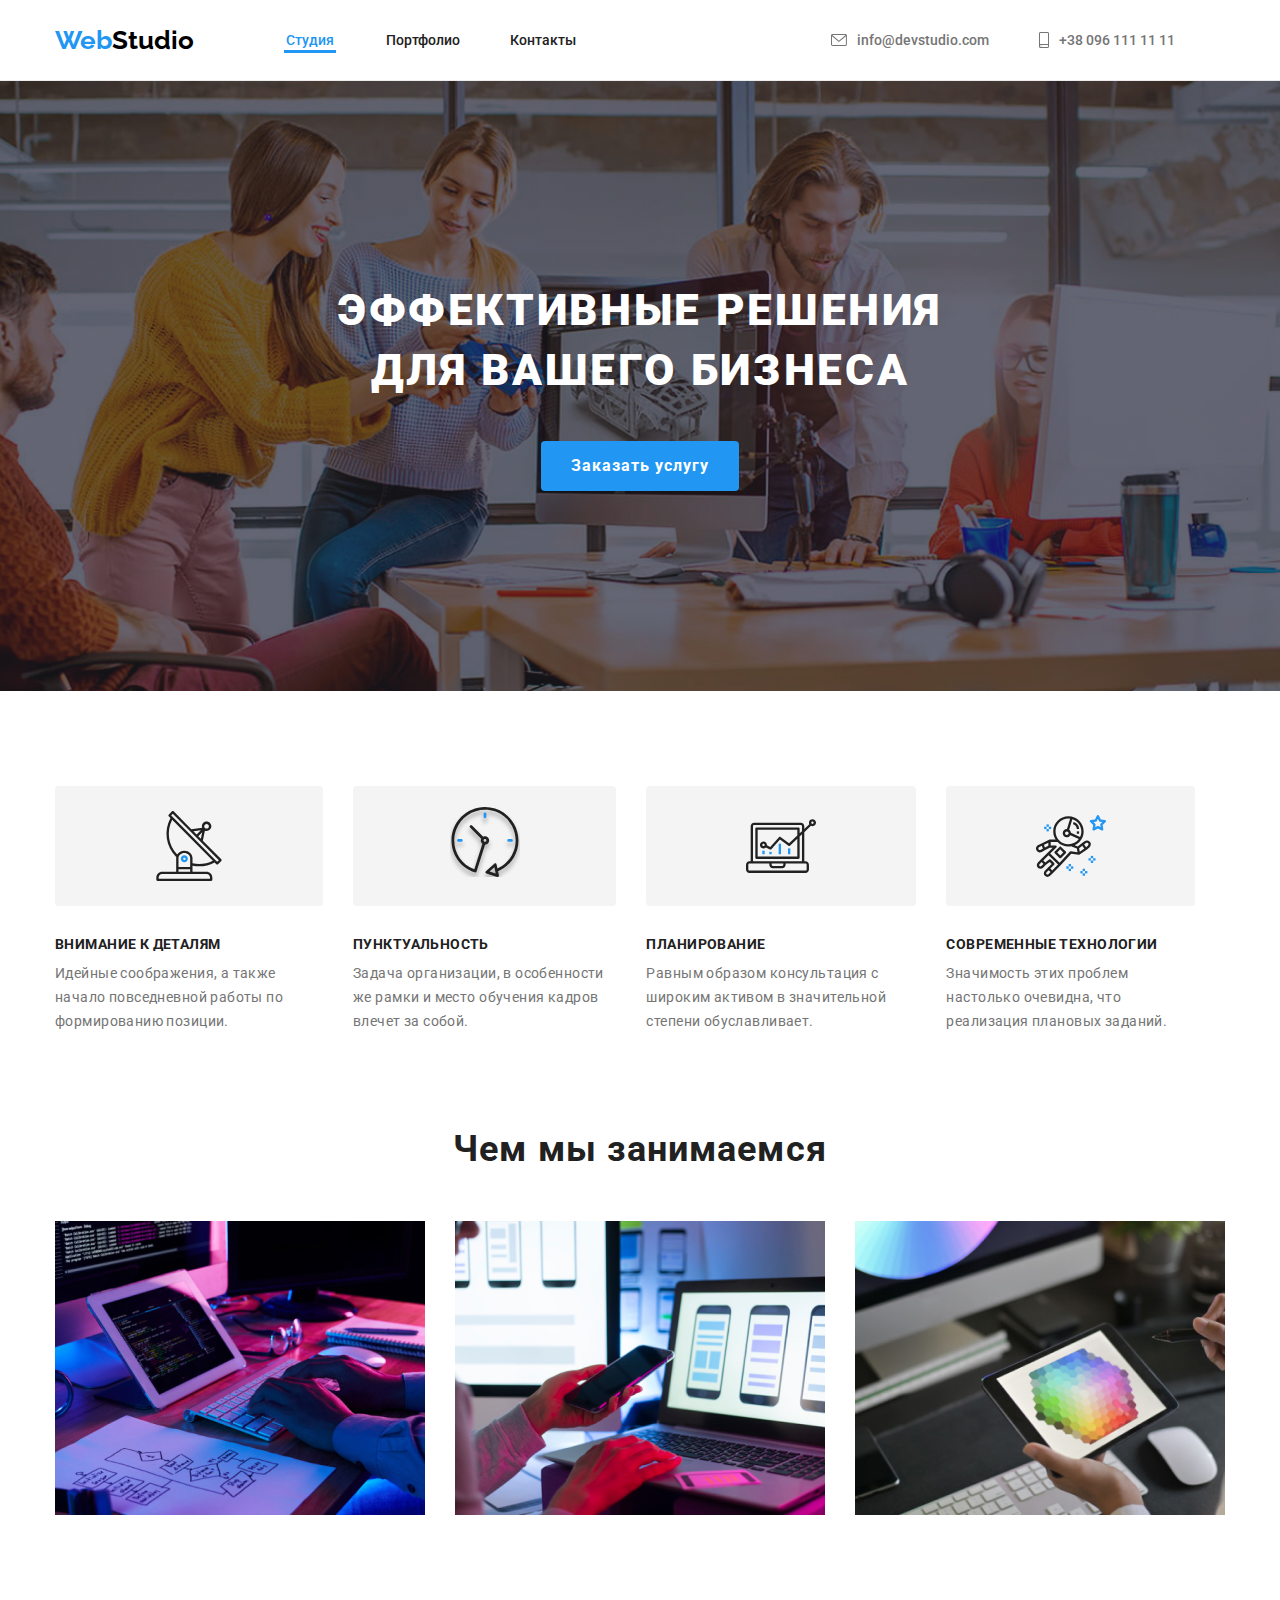
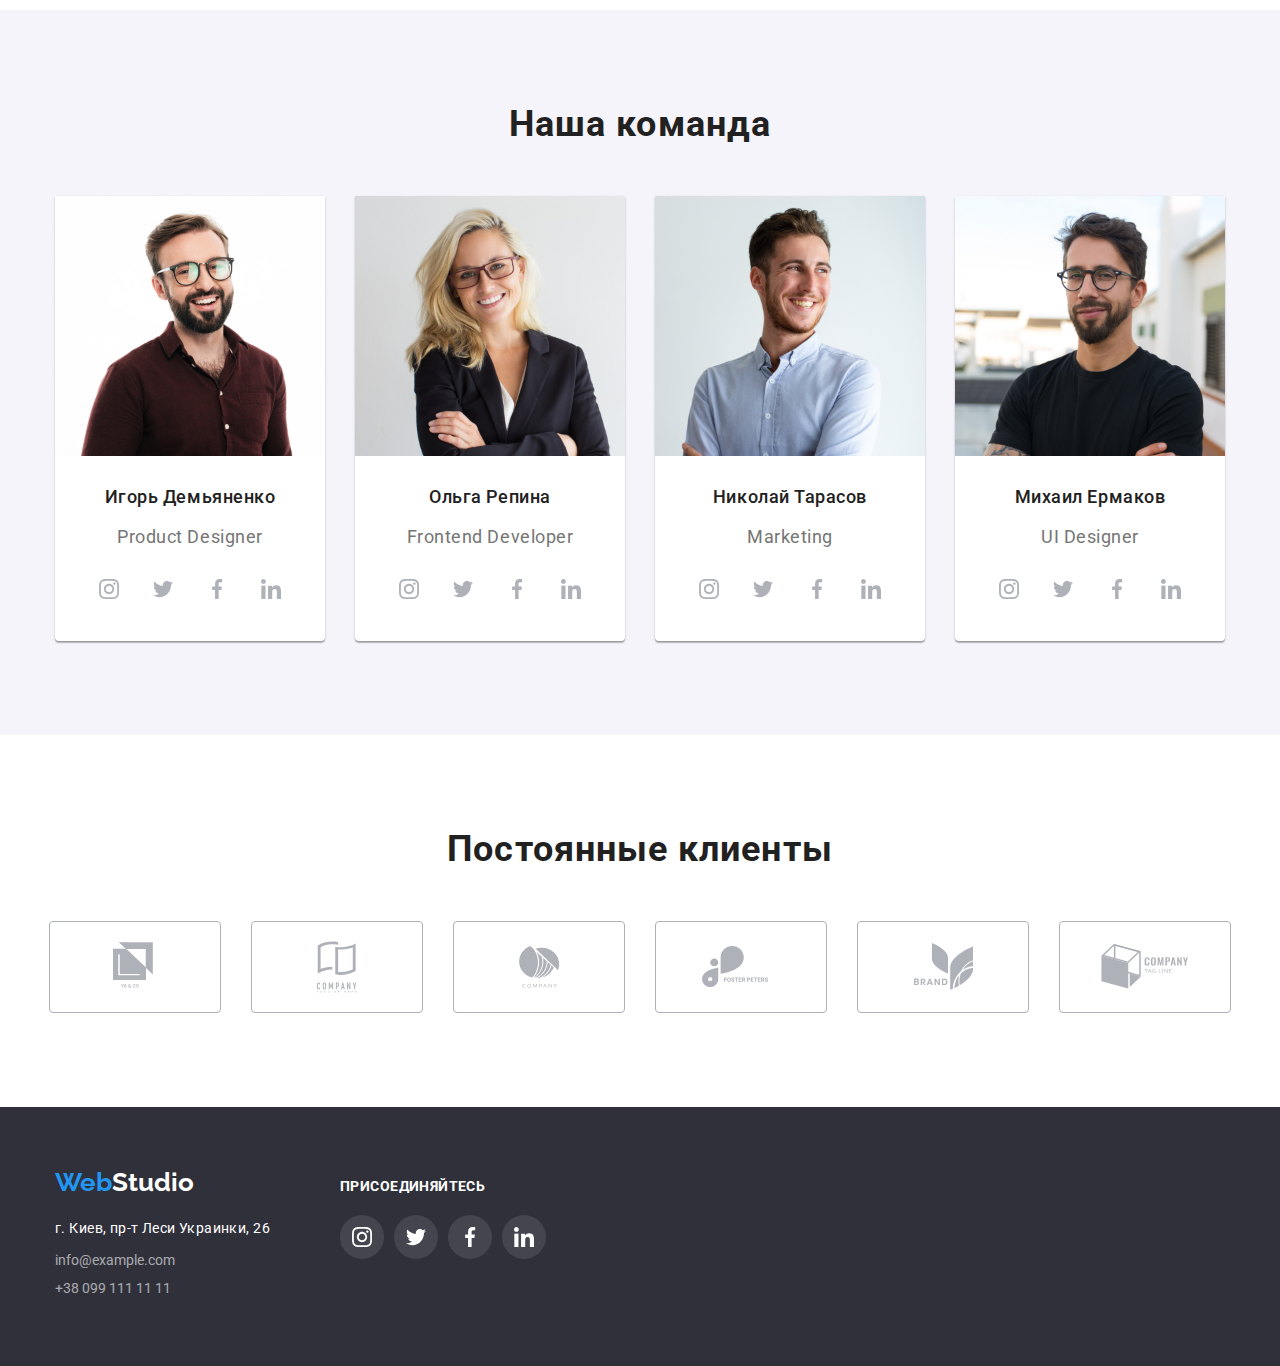
<file: index.html>
<!DOCTYPE html>
<html lang="ru">
<head>
	<meta charset="UTF-8">
	<meta name="viewport" content="width=device-width, initial-scale=1.0">
	<title>WebStudio</title>
	<link rel="stylesheet" type="text/css" href="css/normalize.css">
	<link rel="stylesheet" href="css/style.css">
	<link href="https://fonts.googleapis.com/css2?family=Raleway:wght@700&family=Roboto:wght@400;500;700;900&display=swap" rel="stylesheet">
</head>
<body>
	<header class="header">
		<div class="container header-container">
			<nav class="mainnav">
				<a class="logo" href="index.html"><span class="logo-web">Web</span>Studio</a>
				<ul class="menu">
					<li class="menu-list"><a class="menu-item current" href="#">Студия</a></li>
					<li class="menu-list"><a class="menu-item" href="portfolio.html">Портфолио</a></li>
					<li class="menu-list"><a class="menu-item" href="#">Контакты</a></li>
				</ul>
			</nav>
			<ul class="contact-header">
				<li class="contact-header-item">
					<a class="header-contact" href="mailto:info@devstudio.com">
						<svg class="header-icon-mail">
							<use href="./img/svg/sprite.svg#envelope"></use>
						</svg>info@devstudio.com
					</a>
				</li>
				<li class="contact-header-item">
					<a class="header-contact" href="tel:+380961111111">
						<svg class="header-icon-phone">
							<use href="./img/svg/sprite.svg#smartphone"></use>
						</svg>
					+38 096 111 11 11
					</a>
				</li>
			</ul>
		</div>
	</header>
	<main>
		<section class="hero">
			<div class="container">
				<div class="hero-content">
					<h1 class="main-heading">Эффективные решения для вашего бизнеса</h1>
					<button class="order-button">Заказать услугу</button>
				</div>
			</div>
		</section> 
		<section class="features">
			<div class="container">
				<ul class="features-item">
					<li class="features-list"><h3 class="features-heading">Внимание к деталям</h3>
					<p class="features-item">Идейные соображения, а также начало повседневной работы по формированию позиции.</p></li>
					<li class="features-list"><h3 class="features-heading">Пунктуальность</h3>
					<p class="features-item">Задача организации, в особенности же рамки и место обучения кадров влечет за собой.</p></li>
					<li class="features-list"><h3 class="features-heading">Планирование</h3>
					<p class="features-item">Равным образом консультация с широким активом в значительной степени обуславливает.</p></li>
					<li class="features-list"><h3 class="features-heading">Современные технологии</h3>
					<p class="features-item">Значимость этих проблем настолько очевидна, что реализация плановых заданий.</p></li>		
				</ul>
			</div>
		</section>
		<section class="services">
			<div class="container">
					<h2 class="service-heading">Чем мы занимаемся</h2>
					<ul class="services-item">
						<li class="services-card"> <img src="./img/img.jpg" width="370" height="294" alt="дизайн"></li>
						<li class="services-card"> <img src="./img/img1.jpg" width="370" height="294" alt="прототип"></li>
						<li class="services-card"> <img src="./img/img2.jpg" width="370" height="294" alt="верстка"></li>
					</ul>
			</div>
		</section>
		<section class="team">
			<div class="container">
				<h2 class="team-heading">Наша команда</h2>
					<ul class="team-list">
						<li class="team-card"> 
							<img  class="team-photo" src="./img/igor.jpg" width="270" height="260" alt="Игорь Демьяненко">
							<h3 class="team-item">Игорь Демьяненко</h3>
							<p class="team-description">Product Designer</p>
							<ul class="social-icons">
								<li class="social-icon-items">
									<a class="social-icons-link" href="https://instagram.com/" target="_blank" rel="noopener noreferer" aria-label="Instagram">
										<svg class="social-icons-svg">
											<use href="./img/svg/sprite.svg#instagram"></use>
										</svg>
									</a>
								</li>
								<li class="social-icon-items">
									<a class="social-icons-link" href="https://twitter.com/" target="_blank" rel="noopener noreferer" aria-label="Twitter">
										<svg class="social-icons-svg">
											<use href="./img/svg/sprite.svg#twitter"></use>
										</svg>
									</a>
								</li>
								<li class="social-icon-items">
									<a class="social-icons-link" href="https://facebook.com/" target="_blank" rel="noopener noreferer" aria-label="Facebook">
										<svg class="social-icons-svg">
											<use href="./img/svg/sprite.svg#facebook"></use>
										</svg>
									</a>
								</li>
								<li class="social-icon-items">
									<a class="social-icons-link" href="https://linkedin.com/" target="_blank" rel="noopener noreferer" aria-label="Linkedin">
										<svg class="social-icons-svg">
											<use href="./img/svg/sprite.svg#linkedin"></use>
										</svg>
									</a>
								</li>																								
							</ul>
						</li>
						<li class="team-card">
						 	<img class="team-photo" src="./img/olga.jpg" width="270" height="260" alt="Ольга Репина">
						 	<h3 class="team-item">Ольга Репина</h3>
							<p class="team-description">Frontend Developer</p>
														<ul class="social-icons">
								<li class="social-icon-items">
									<a class="social-icons-link" href="https://instagram.com/" target="_blank" rel="noopener noreferer" aria-label="Instagram">
										<svg class="social-icons-svg">
											<use href="./img/svg/sprite.svg#instagram"></use>
										</svg>
									</a>
								</li>
								<li class="social-icon-items">
									<a class="social-icons-link" href="https://twitter.com/" target="_blank" rel="noopener noreferer" aria-label="Twitter">
										<svg class="social-icons-svg">
											<use href="./img/svg/sprite.svg#twitter"></use>
										</svg>
									</a>
								</li>
								<li class="social-icon-items">
									<a class="social-icons-link" href="https://facebook.com/" target="_blank" rel="noopener noreferer" aria-label="Facebook">
										<svg class="social-icons-svg">
											<use href="./img/svg/sprite.svg#facebook"></use>
										</svg>
									</a>
								</li>
								<li class="social-icon-items">
									<a class="social-icons-link" href="https://linkedin.com/" target="_blank" rel="noopener noreferer" aria-label="Linkedin">
										<svg class="social-icons-svg">
											<use href="./img/svg/sprite.svg#linkedin"></use>
										</svg>
									</a>
								</li>															
							</ul>
						</li>
						<li class="team-card">
							<img class="team-photo" src="./img/nikolay.jpg" width="270" height="260" alt="Николай Тарасов">
							<h3 class="team-item">Николай Тарасов</h3>
							<p class="team-description">Marketing</p>
														<ul class="social-icons">
								<li class="social-icon-items">
									<a class="social-icons-link" href="https://instagram.com/" target="_blank" rel="noopener noreferer" aria-label="Instagram">
										<svg class="social-icons-svg">
											<use href="./img/svg/sprite.svg#instagram"></use>
										</svg>
									</a>
								</li>
								<li class="social-icon-items">
									<a class="social-icons-link" href="https://twitter.com/" target="_blank" rel="noopener noreferer" aria-label="Twitter">
										<svg class="social-icons-svg">
											<use href="./img/svg/sprite.svg#twitter"></use>
										</svg>
									</a>
								</li>
								<li class="social-icon-items">
									<a class="social-icons-link" href="https://facebook.com/" target="_blank" rel="noopener noreferer" aria-label="Facebook">
										<svg class="social-icons-svg">
											<use href="./img/svg/sprite.svg#facebook"></use>
										</svg>
									</a>
								</li>
								<li class="social-icon-items">
									<a class="social-icons-link" href="https://linkedin.com/" target="_blank" rel="noopener noreferer" aria-label="Linkedin">
										<svg class="social-icons-svg">
											<use href="./img/svg/sprite.svg#linkedin"></use>
										</svg>
									</a>
								</li>																								
							</ul>
						</li>
						<li class="team-card">
							<img class="team-photo" src="./img/misha.jpg" width="270" height="260" alt="Михаил Ермаков">
							<h3 class="team-item">Михаил Ермаков</h3>
							<p class="team-description">UI Designer</p>
							<ul class="social-icons">
								<li class="social-icon-items">
									<a class="social-icons-link" href="https://instagram.com/" target="_blank" rel="noopener noreferer" aria-label="Instagram">
										<svg class="social-icons-svg">
											<use href="./img/svg/sprite.svg#instagram"></use>
										</svg>
									</a>
								</li>
								<li class="social-icon-items">
									<a class="social-icons-link" href="https://twitter.com/" target="_blank" rel="noopener noreferer" aria-label="Twitter">
										<svg class="social-icons-svg">
											<use href="./img/svg/sprite.svg#twitter"></use>
										</svg>
									</a>
								</li>
								<li class="social-icon-items">
									<a class="social-icons-link" href="https://facebook.com/" target="_blank" rel="noopener noreferer" aria-label="Facebook">
										<svg class="social-icons-svg">
											<use href="./img/svg/sprite.svg#facebook"></use>
										</svg>
									</a>
								</li>
								<li class="social-icon-items">
									<a class="social-icons-link" href="https://linkedin.com/" target="_blank" rel="noopener noreferer" aria-label="Linkedin">
										<svg class="social-icons-svg">
											<use href="./img/svg/sprite.svg#linkedin"></use>
										</svg>
									</a>
								</li>															
							</ul>
						</li>
					</ul>
			</div>
		</section>
		<section class="section clients">
			<div class="container">
				<h2 class="client-heading">Постоянные клиенты</h2>
				<ul class="client-list">
						<li class="client-list-item">
							<a class="client-logo-link" href="#" target="_blank" rel="noopener noreferer" aria-label="Company1">
								<svg class="client-icons-svg client-icons-svg1">
									<use href="./img/svg/sprite.svg#logo-1"></use>
								</svg>
							</a>
						</li>
						<li class="client-list-item">
							<a class="client-logo-link" href="#" target="_blank" rel="noopener noreferer" aria-label="Company2">
								<svg class="client-icons-svg client-icons-svg2">
									<use href="./img/svg/sprite.svg#logo-2"></use>
								</svg>
							</a>
						</li>
						<li class="client-list-item">
							<a class="client-logo-link" href="#" target="_blank" rel="noopener noreferer" aria-label="Company3">
								<svg class="client-icons-svg client-icons-svg3">
									<use href="./img/svg/sprite.svg#logo-3"></use>
								</svg>
							</a>
						</li>
						<li class="client-list-item">
							<a class="client-logo-link" href="#" target="_blank" rel="noopener noreferer" aria-label="Company4">
								<svg class="client-icons-svg client-icons-svg4">
									<use href="./img/svg/sprite.svg#logo-4"></use>
								</svg>
							</a>
						</li>
						<li class="client-list-item">
							<a class="client-logo-link" href="#" target="_blank" rel="noopener noreferer" aria-label="Company5">
								<svg class="client-icons-svg client-icons-svg5">
									<use href="./img/svg/sprite.svg#logo-5"></use>
								</svg>
							</a>
						</li>
						<li class="client-list-item">
							<a class="client-logo-link" href="#" target="_blank" rel="noopener noreferer" aria-label="Company6">
								<svg class="client-icons-svg client-icons-svg6">
									<use href="./img/svg/sprite.svg#logo-6"></use>
								</svg>
							</a>
						</li>
					</ul>
			</div>
		</section>
	</main>
		<footer class="footer">
			<div class="container">
				<div class="footer-contacts">
					<a class="logo-footer" href="#"><span class="logo-web">Web</span>Studio</a>
					<address>
						<p class="adress">г. Киев, пр-т Леси Украинки, 26</p>
						<ul class="contact-footer">
							<li><a href="mailto:info@example.com">info@example.com</a></li>
							<li><a href="tel:+380991111111">+38 099 111 11 11</a></li>
						</ul>
					</address>
				</div>
				<div class="social-footer">
					<h3 class="heading-footer">Присоединяйтесь</h3>
					<ul class="social-icons">
								<li class="social-icon-items">
									<a class="social-icons-link footer-social" href="https://instagram.com/" target="_blank" rel="noopener noreferer" aria-label="Instagram">
										<svg class="social-icons-svg">
											<use href="./img/svg/sprite.svg#instagram"></use>
										</svg>
									</a>
								</li>
								<li class="social-icon-items">
									<a class="social-icons-link footer-social" href="https://twitter.com/" target="_blank" rel="noopener noreferer" aria-label="Twitter">
										<svg class="social-icons-svg">
											<use href="./img/svg/sprite.svg#twitter"></use>
										</svg>
									</a>
								</li>
								<li class="social-icon-items">
									<a class="social-icons-link footer-social" href="https://facebook.com/" target="_blank" rel="noopener noreferer" aria-label="Facebook">
										<svg class="social-icons-svg">
											<use href="./img/svg/sprite.svg#facebook"></use>
										</svg>
									</a>
								</li>
								<li class="social-icon-items">
									<a class="social-icons-link footer-social" href="https://linkedin.com/" target="_blank" rel="noopener noreferer" aria-label="Linkedin">
										<svg class="social-icons-svg">
											<use href="./img/svg/sprite.svg#linkedin"></use>
										</svg>
									</a>
								</li>															
							</ul>
				</div>
			</div>
		</footer>
</body>
</html>
</file>
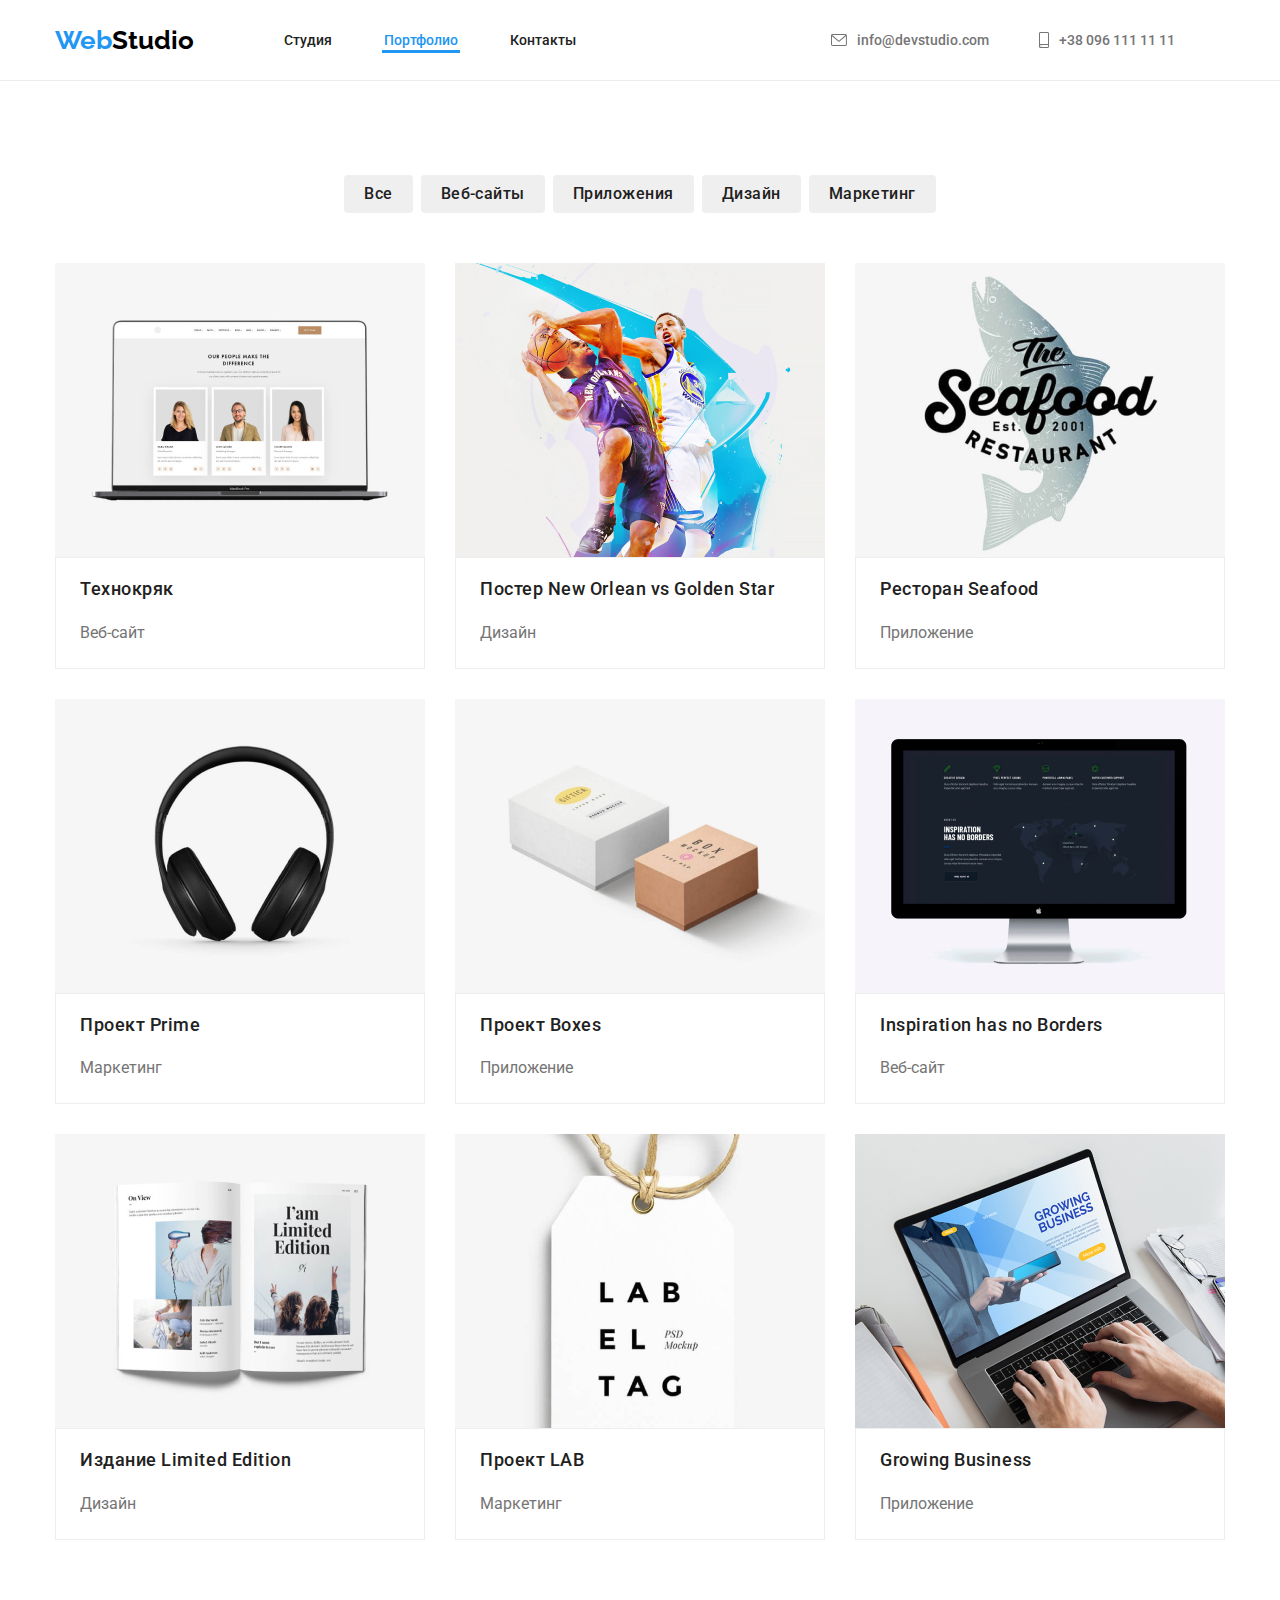
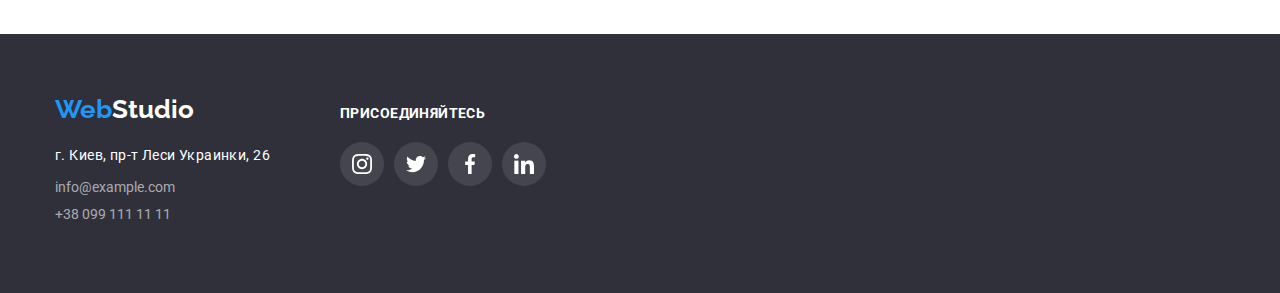
<file: portfolio.html>
<!DOCTYPE html>
<html lang="ru">
<head>
	<meta charset="UTF-8">
	<meta name="viewport" content="width=device-width, initial-scale=1.0">
	<title>WebStudio</title>
	<link rel="stylesheet" type="text/css" href="css/normalize.css">
	<link rel="stylesheet" href="css/style.css">
	<link href="https://fonts.googleapis.com/css2?family=Raleway:wght@700&family=Roboto:wght@400;500;700;900&display=swap" rel="stylesheet">
</head>
<body>
	<header class="header">
		<div class="container header-container">
			<nav class="mainnav">
				<a class="logo" href="index.html"><span class="logo-web">Web</span>Studio</a>
				<ul class="menu">
					<li class="menu-list"><a class="menu-item " href="index.html">Студия</a></li>
					<li class="menu-list"><a class="menu-item current" href="portfolio.html">Портфолио</a></li>
					<li class="menu-list"><a class="menu-item" href="#">Контакты</a></li>
				</ul>
			</nav>
			<ul class="contact-header">
				<li class="contact-header-item">
					<a class="header-contact" href="mailto:info@devstudio.com">
						<svg class="header-icon-mail">
							<use href="./img/svg/sprite.svg#envelope"></use>
						</svg>info@devstudio.com
					</a>
				</li>
				<li class="contact-header-item">
					<a class="header-contact" href="tel:+380961111111">
						<svg class="header-icon-phone">
							<use href="./img/svg/sprite.svg#smartphone"></use>
						</svg>
					+38 096 111 11 11
					</a>
				</li>
			</ul>
		</div>
	</header>
	<main>
		<section class="portfolio">
			<div class="container">
				<ul class="portfolio-buttons">
					<li class="portfolio-buuton"><button class="portfolio-category">Все</button></li>
					<li class="portfolio-buuton"><button class="portfolio-category">Веб-сайты</button></li>
					<li class="portfolio-buuton"><button class="portfolio-category">Приложения</button></li>
					<li class="portfolio-buuton"><button class="portfolio-category">Дизайн</button></li>
					<li class="portfolio-buuton"><button class="portfolio-category">Маркетинг</button></li>
				</ul>
				<ul class="portfolio-items">
					<li class="portfolio-card">
						<a class="portfolio-link" href="#">
							<img  class="portfolio-photo" src="./img/portfolio/techno.jpg" width="370" height="294" alt="Технокряк">
							<div class="portfolio-head">
								<h3 class="portfolio-name">Технокряк</h3>
								<p class="portfolio-description">Веб-сайт</p>
							</div>
						</a>
					</li>
					<li class="portfolio-card">
						<a class="portfolio-link" href="#"> 
							<img class="portfolio-photo" src="./img/portfolio/new-orlean.jpg" width="370" height="294" alt="Постер New Orlean vs Golden Star">
							<div class="portfolio-head">
								<h3 class="portfolio-name">Постер New Orlean vs Golden Star</h3>
								<p class="portfolio-description">Дизайн</p>
							</div>
						</a>
					</li>
					<li class="portfolio-card"> 
						<a class="portfolio-link" href="#"> 
							<img  class="portfolio-photo" src="./img/portfolio/seafood.jpg" width="370" height="294" alt="Ресторан Seafood">
							<div class="portfolio-head">
								<h3 class="portfolio-name">Ресторан Seafood</h3>
								<p class="portfolio-description">Приложение</p>
							</div>
						</a>
					</li>
					<li class="portfolio-card"> 
						<a class="portfolio-link" href="#"> 
							<img class="portfolio-photo" src="./img/portfolio/prime.jpg" width="370" height="294" alt="Проект Prime">
							<div class="portfolio-head">
								<h3 class="portfolio-name">Проект Prime</h3>
								<p class="portfolio-description">Маркетинг</p>
							</div>
						</a>
					</li>
					<li class="portfolio-card"> 
						<a class="portfolio-link" href="#"> 
							<img class="portfolio-photo" src="./img/portfolio/boxes.jpg" width="370" height="294" alt="Проект Boxes">
							<div class="portfolio-head">
								<h3 class="portfolio-name">Проект Boxes</h3>
								<p class="portfolio-description">Приложение</p>
							</div>
						</a>
					</li>
					<li class="portfolio-card"> 
						<a class="portfolio-link" ref="#"> 
							<img class="portfolio-photo" src="./img/portfolio/inspiration.jpg" width="370" height="294" alt="Inspiration has no Borders">
							<div class="portfolio-head">
								<h3 class="portfolio-name">Inspiration has no Borders</h3>
								<p class="portfolio-description">Веб-сайт</p>
							</div>
						</a>
					</li>	
					<li class="portfolio-card"> 
						<a class="portfolio-link" href="#"> 
							<img  class="portfolio-photo" src="./img/portfolio/limited-edition.jpg" width="370" height="294" alt="Издание Limited Edition">
							<div class="portfolio-head">
								<h3 class="portfolio-name">Издание Limited Edition</h3>
								<p class="portfolio-description">Дизайн</p>
							</div>
						</a>
					</li>
					<li class="portfolio-card"> 
						<a class="portfolio-link" href="#"> 
							<img class="portfolio-photo" src="./img/portfolio/lab.jpg" width="370" height="294" alt="Проект LAB">
							<div class="portfolio-head">
								<h3 class="portfolio-name">Проект LAB</h3>
								<p class="portfolio-description">Маркетинг</p>
							</div>
						</a>
					</li>
					<li class="portfolio-card"> 
						<a class="portfolio-link" href="#"> 
							<img class="portfolio-photo" src="./img/portfolio/growing.jpg" width="370" height="294" alt="Growing Business">
							<div class="portfolio-head">
								<h3 class="portfolio-name">Growing Business</h3>
								<p class="portfolio-description">Приложение</p>
							</div>
						</a>
					</li>															
				</ul>
			</div>
		</section>
	</main>
<footer class="footer">
			<div class="container">
				<div class="footer-contacts">
					<a class="logo-footer" href="#"><span class="logo-web">Web</span>Studio</a>
					<address>
						<p class="adress">г. Киев, пр-т Леси Украинки, 26</p>
						<ul class="contact-footer">
							<li><a href="mailto:info@example.com">info@example.com</a></li>
							<li><a href="tel:+380991111111">+38 099 111 11 11</a></li>
						</ul>
					</address>
				</div>
				<div class="social-footer">
					<h3 class="heading-footer">Присоединяйтесь</h3>
					<ul class="social-icons">
								<li class="social-icon-items">
									<a class="social-icons-link footer-social" href="https://instagram.com/" target="_blank" rel="noopener noreferer" aria-label="Instagram">
										<svg class="social-icons-svg">
											<use href="./img/svg/sprite.svg#instagram"></use>
										</svg>
									</a>
								</li>
								<li class="social-icon-items">
									<a class="social-icons-link footer-social" href="https://twitter.com/" target="_blank" rel="noopener noreferer" aria-label="Twitter">
										<svg class="social-icons-svg">
											<use href="./img/svg/sprite.svg#twitter"></use>
										</svg>
									</a>
								</li>
								<li class="social-icon-items">
									<a class="social-icons-link footer-social" href="https://facebook.com/" target="_blank" rel="noopener noreferer" aria-label="Facebook">
										<svg class="social-icons-svg">
											<use href="./img/svg/sprite.svg#facebook"></use>
										</svg>
									</a>
								</li>
								<li class="social-icon-items">
									<a class="social-icons-link footer-social" href="https://linkedin.com/" target="_blank" rel="noopener noreferer" aria-label="Linkedin">
										<svg class="social-icons-svg">
											<use href="./img/svg/sprite.svg#linkedin"></use>
										</svg>
									</a>
								</li>															
							</ul>
				</div>
			</div>
		</footer>
</body>
</html>
</file>
<file: css/style.css>
:root {
  --maincolor: #2196F3;
  --mainfont: 'Roboto', sans-serif;
  --bodycolor: #212121;
}

ul {
	padding-left:0;
}
h2, ul, p {
	margin:0;
}

h3 {
	margin-top: 0;
}

img {
	display: block;
}

html {
  box-sizing: border-box;
}
.section {
    padding-top: 94px;
    padding-bottom: 94px;
}
.container {
	width: 1170px;
	padding-right: 15px;
	padding-left: 15px;
	margin-left: auto;
	margin-right: auto;
}
.header {
	border-bottom: 1px solid #ececec;
}
.header-container {
	display: flex;
	justify-content: space-between;
	padding-top: 25px;
	padding-bottom: 25px;
}
.mainnav {
	display: flex;
	align-items: center;
}

.menu {
	display: flex;
}
.contact-header {
	display: flex;
	align-items: center;
}

.menu-list:not(:last-child) {
	margin-right: 50px;
}
.contact-header-item{
	margin-right: 50px;
	
}

.logo {
	color: #000000;
	font-size: 26px;
	font-family: 'Raleway', sans-serif;
	font-weight: 700;
	text-decoration: none;
	line-height: 1.173;
	margin-right: 90px;
}
.logo-web {
	color: var(--maincolor);
}
.menu-item{
	text-decoration: none;
	font-family: var(--mainfont);
	font-weight: 500;
	font-size: 14px;
	line-height: 1.172;
	color: var(--bodycolor);
}

.contact-header a
/*.mainnav a*/ {
	text-decoration: none;
	font-family: var(--mainfont);
	font-weight: 500;
	font-size: 14px;
	line-height: 1.172;
}
.mainnav li, 
.contact-header li,
.features li, 
.services li,
.team li,
.footer li,
.contact-footer li,
.portfolio li {
	list-style: none;
}



.contact-header a {
	color: #757575;
}

.menu-item:hover,
.menu-item:active,
.contact-footer a:hover,
.menu-item:focus,
.contact-header a:focus,
.contact-footer a:focus,
.contact-footer a:active
 {
	color: var(--maincolor);
}

.hero, .footer {
	background-color: #2f303a; 
	/*padding: 25px;*/
}

.hero {
	padding-top: 200px;
	padding-bottom: 200px;
	background: linear-gradient( to right, rgba(47, 48, 58, 0.4), rgba(47, 48, 58, 0.4) ), url(../img/bg.jpg);
	background-size: cover;
	background-repeat: no-repeat;
    background-position: center center; 
}
.main-heading {
	text-align: center;
	color: #ffffff;
	font-size: 44px;
	font-weight: 900;
	letter-spacing: 0.06em;
	text-transform: uppercase;
	line-height: 1.363;
	text-align: center;
	font-family: var(--mainfont);
	max-width: 700px;
	margin:0 auto;

}
.hero-content {
	text-align: center;
}
.order-button {
	background-color: var(--maincolor);
	color: #ffffff;
	font-family: var(--mainfont);
	font-size: 16px;
	line-height: 1.875;
	font-weight: 700;
	text-align: center;
	display: inline-block;
	letter-spacing: 0.06em;
	padding:10px 30px;
	margin-top: 40px;
	border-radius: 4px;
	border: none;
}
.order-button:hover,
.order-button:focus {
	background-color: #ffffff;
	color: var(--maincolor);
}
.features {
	padding-top: 95px;
	padding-bottom: 95px;

}
.features-item {
	display: flex;
} 
.features-heading {
	color: var(--bodycolor);
	font-family: var(--mainfont);
	font-size: 14px;
	line-height: 1.142;
	font-weight: 700;
	letter-spacing: 0.03em;
	text-transform: uppercase;
	margin-bottom: 10px;
}
.features-item {
	color:#757575;
	font-family: var(--mainfont);
	font-size: 14px;
	line-height: 1.714;
	letter-spacing: 0.03em;
	font-weight: 400;

}
.features-list {
	max-width: 270px;
	margin-right: 30px;
}

.features-list:nth-child(1)::before {
	background-image: url("../img/svg/antenna.svg");
}
.features-list:nth-child(2)::before {
	background-image: url("../img/svg/clock.svg");
}
.features-list:nth-child(3)::before {
	background-image: url("../img/svg/diagram.svg");
}
.features-list:nth-child(4)::before {
	background-image: url("../img/svg/astronaut.svg");
}
.features-list::before{
	content: "";
	display: block;
    height: 120px;
    margin-bottom: 30px;
    background-repeat: no-repeat;
    background-position: center center;
    background-color: #f5f4f4;
    border-radius: 4px;
}
.services-item {
	display: flex;
	justify-content: center;
}
.social-icons-link:hover,
.social-icons-link:focus {
	background: var(--maincolor);
	border-radius: 50%;
}
.social-icons {
	display: flex;
    justify-content: center;
}
.social-icons-link {
	display: flex;
    justify-content: center;
    align-items: center;
    width: 44px;
    height: 44px;
    border-radius: 50%;
}
.header-icon-mail {
	width: 16px;
    height: 12px;
    margin-right: 10px;
    fill: #757575
    }

 .header-icon-phone {
 	width: 10px;
    height: 16px;
    margin-right: 10px;
    fill: #757575
 }

.header-contact:hover {
	color:var(--maincolor);
}

.header-contact:hover .header-icon-mail,
.header-contact:focus .header-icon-mail{
	fill:var(--maincolor);
}

.header-contact:hover .header-icon-phone,
.header-contact:focus .header-icon-phone{
	fill:var(--maincolor);
}
.social-icons-svg {
	width: 20px;
    height: 20px;
    fill: #afb1b8;
}
.header-contact {
	display: flex;
	align-items: center;
}
.social-icons-link:hover .social-icons-svg,
.social-icons-link:focus .social-icons-svg
 {
	fill:white;
}
.social-icon-items:not(:last-child){
	margin-right: 10px;
}
.services {
	padding-bottom: 95px;
}
.services-card:not(:last-child) {
	margin-right: 30px;
}
.service-heading,
.team-heading,
.client-heading {
	font-family: var(--mainfont);
	font-weight: 700;
	font-size: 36px;
	line-height: 1.166;
	text-align: center;
	letter-spacing: 0.03em;
	color: var(--bodycolor);
	margin-bottom: 50px;
}

.team-photo {
	margin-bottom: 30px;
}
.team {
	background-color: #F5F4FA;
	padding-top: 94px;
    padding-bottom: 94px;
}
.team-item, 
.team-description, 
.portfolio-name {
	font-family: var(--mainfont);
	font-size: 18px;
	line-height: 1.187;
	letter-spacing: 0.03em;
}
.portfolio-description {
	font-size:16px;
	line-height: 1.875;
	font-family: var(--mainfont);
}
.team-list {
	display: flex;
	justify-content: center;
}
.team-card:not(:last-child) {
	margin-right: 30px;
}
.team-card {
	text-align: center;
	background-color: white;
	box-shadow: 0px 1px 3px rgba(0, 0, 0, 0.12), 0px 1px 1px rgba(0, 0, 0, 0.14), 0px 2px 1px rgba(0, 0, 0, 0.2);
	border-radius: 0px 0px 4px 4px;
	padding-bottom: 30px;
}

.team-item,
.portfolio-name {
	color: var(--bodycolor);
	font-weight: 500;
}
.team-description {
	margin-bottom: 20px;
}
.team-description,
.portfolio-description {
	color: #757575;
	font-weight: 400;
}
.portfolio {
	padding:94px 0px;
}
.portfolio-buttons {
	display: flex;
	justify-content: center;
	margin-bottom: 50px;
}
.portfolio-buuton:not(:last-child) {
	margin-right: 8px;
}
.portfolio-items {
	display: flex;
	flex-wrap: wrap;
	margin-top: -30px;
}

.portfolio-card {
	margin-right: 30px;
	margin-top: 30px;
}
.portfolio-card:nth-child(3n) {
  margin-right: 0;
}
	
.portfolio-head {
	border: 1px solid #eeeeee;
	padding: 20px 24px;

}
.client-list {
	display: flex;
	justify-content: center;
}
.client-icons-svg1 {
	width: 44px;
	height: 49px;
}
.client-icons-svg2 {
	width: 40px;
	height: 52px;
}
.client-icons-svg3 {
	width: 41px;
	height: 42px;
}
.client-icons-svg4 {
	width: 79px;
	height: 42px;
}
.client-icons-svg5 {
	width: 59px;
	height: 47px;
}
.client-icons-svg6 {
	width: 88px;
	height: 45px;
}
.client-icons-svg, 
.client-icons-svg1,
.client-icons-svg2,
.client-icons-svg3,
.client-icons-svg4,
.client-icons-svg5,
.client-icons-svg6 {
	fill:#afb1b8;
}
.client-list-item {
	list-style:none;
}
.client-list-item:not(:last-child){
	margin-right: 30px;
}
.client-logo-link {
	border: 1px solid #afb1b8;
    border-radius: 4px;
	display: flex;
    justify-content: center;
    align-items: center;
    width: 170px;
    height: 90px;

}

.client-logo-link:hover,
.client-logo-link:focus {
	border-color:var(--maincolor);
}

.client-logo-link:hover .client-icons-svg,
.client-logo-link:focus .client-icons-svg {
	fill:var(--maincolor);
}

.logo-footer {
	color: #fff;
	font-size: 26px;
	font-family: 'Raleway', sans-serif;
	font-weight: 700;
	text-decoration: none;
	line-height: 1.173;
	display: inline-block;
	margin-bottom: 20px;
}
.adress{
	font-family: var(--mainfont);
	font-weight: 400;
	color: #fff;
	font-style:normal;
	font-size: 14px;
	line-height: 1.714;
	letter-spacing: 0.03em;
	
}
.contact-footer a {
	text-decoration: none;
	font-family: var(--mainfont);
	font-weight: 400;
	font-size: 14px;
	line-height: 1.172;
	color: rgba(255, 255, 255, 0.6);
	font-style: normal;
	
}
.contact-footer li {
	margin-bottom: 9px;
}

.portfolio-category {
	font-family: var(--mainfont);
	font-weight: 500;
	font-size: 16px;
	line-height: 1.625;
	letter-spacing: 0.03em;
	color: var(--bodycolor);
	text-decoration: none;
	border: none;
	padding: 6px 20px;
	border-radius: 4px;

}

.portfolio-category:hover,
.portfolio-category:active,
.portfolio-category:focus {
	background-color: var(--maincolor);
	color:#fff;
	box-shadow: 0px 3px 1px rgba(0, 0, 0, 0.1), 0px 1px 2px rgba(0, 0, 0, 0.08), 0px 2px 2px rgba(0, 0, 0, 0.12);
	border-radius: 4px;

}
.portfolio-items a{
	text-decoration: none;
}

.portfolio-card:hover{
	box-shadow: 0px 1px 1px rgba(0, 0, 0, 0.12), 0px 4px 4px rgba(0, 0, 0, 0.06), 1px 4px 6px rgba(0, 0, 0, 0.16);
}


.portfolio-link:focus {
	outline: 1px solid #eeeeee;
	box-shadow: 0px 1px 1px rgba(0, 0, 0, 0.12), 0px 4px 4px rgba(0, 0, 0, 0.06), 1px 4px 6px rgba(0, 0, 0, 0.16);
	
}

.portfolio-link {
	display: block;
}
.current {
	color:var(--maincolor);
	text-decoration: none;
	font-family: var(--mainfont);
	font-weight: 500;
	font-size: 14px;
	line-height: 1.172;
	padding:2px;
	border-bottom: 3px solid var(--maincolor);
}

.footer {
	padding: 60px 0px;
}
.contact-footer-item, .adress {
	margin-bottom: 10px;
}

.footer .container {
	display: flex;
}

.footer-social {
	background-color: rgba(255, 255, 255, 0.1);
}
.social-footer .social-icons-svg{
	fill:white;
	
}

.heading-footer {
	font-family: var(--mainfont);
	font-weight: 700;
	font-size: 14px;
	line-height: 1.14;
	letter-spacing: 0.03em;
	text-transform: uppercase;
	color:white;
	margin-top: 12px;
    margin-bottom: 20px;
}
.social-footer {
	margin-left: 70px;
}
</file>
